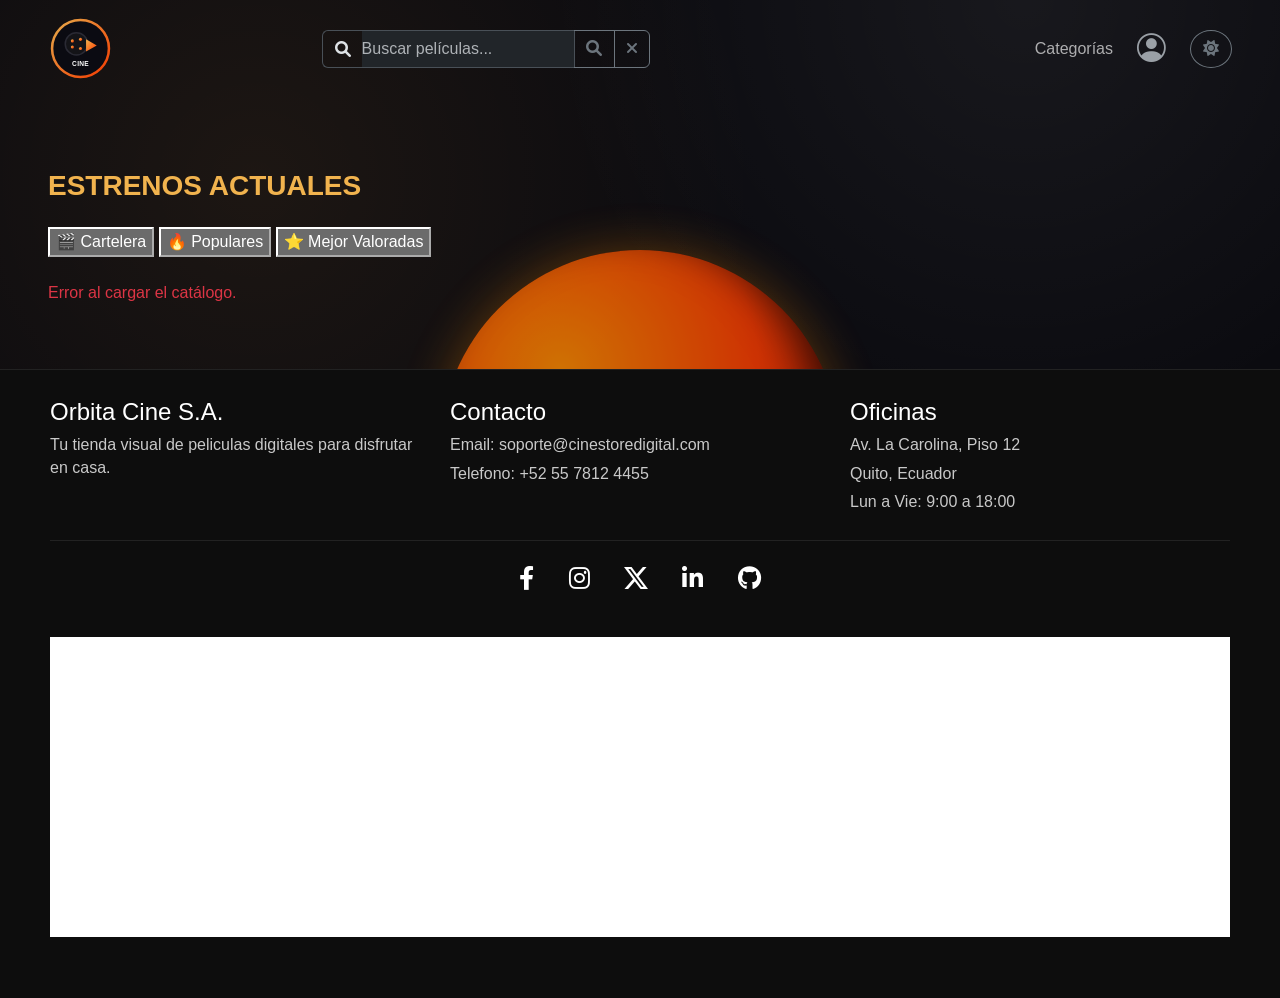
<file: docs/index.html>
<!DOCTYPE html>
<html lang="es" data-bs-theme="dark"> <head>
    <meta charset="UTF-8">
    <meta name="viewport" content="width=device-width, initial-scale=1.0">
    <title>CineStore - Películas Digitales</title>

    <link href="https://cdn.jsdelivr.net/npm/bootstrap@5.3.8/dist/css/bootstrap.min.css" rel="stylesheet" integrity="sha384-sRIl4kxILFvY47J16cr9ZwB07vP4J8+LH7qKQnuqkuIAvNWLzeN8tE5YBujZqJLB" crossorigin="anonymous">
    <link rel="stylesheet" href="https://cdn.jsdelivr.net/npm/bootstrap-icons@1.11.1/font/bootstrap-icons.css">
    <link rel="stylesheet" href="https://cdnjs.cloudflare.com/ajax/libs/font-awesome/6.0.0-beta3/css/all.min.css">
    <link rel="stylesheet" href="css/styles.css">
</head>
<body>
<div id="stars-container"></div>
<div class="planet"></div>
<nav class="navbar navbar-expand-lg custom-navbar py-3">
    <div class="container-fluid px-4 px-lg-5">
        <a class="navbar-brand d-flex align-items-center gap-2" href="index.html">
            <img src="img/logo-cinestore.svg" alt="CineStore" class="brand-logo">
        </a>

        <button class="navbar-toggler" type="button" data-bs-toggle="collapse" data-bs-target="#navbarContent" aria-controls="navbarContent" aria-expanded="false" aria-label="Toggle navigation">
            <span class="navbar-toggler-icon"></span>
        </button>

        <div class="collapse navbar-collapse" id="navbarContent">
            <form class="d-flex mx-auto search-form my-2 my-lg-0" role="search" id="search-form">
                <div class="input-group">
                    <span class="input-group-text bg-transparent border-end-0 search-icon"><i class="fas fa-search"></i></span>
                    <input class="form-control border-start-0 ps-0 search-input" type="search" placeholder="Buscar películas..." aria-label="Search" id="search-input">
                    <button class="btn btn-outline-secondary border-start-0" type="submit" aria-label="Buscar">
                        <i class="fas fa-search"></i>
                    </button>
                    <button class="btn btn-outline-secondary" type="button" id="search-clear" aria-label="Limpiar búsqueda">
                        <i class="fas fa-times"></i>
                    </button>
                </div>
            </form>

            <ul class="navbar-nav ms-auto mb-2 mb-lg-0 align-items-center gap-3">
                <li class="nav-item">
                    <button class="nav-link btn btn-link p-0 text-decoration-none" id="categories-toggle" aria-haspopup="dialog" aria-controls="categories-overlay">
                        Categorías
                    </button>
                </li>
                <li class="nav-item d-none" id="my-content-link"><a class="nav-link" href="pages/my_content.html">Mi Contenido</a></li>
                <li class="nav-item d-none" id="favorites-link"><a class="nav-link" href="pages/favorites.html">Favoritos</a></li>

                <li class="nav-item" id="login-link">
                    <a href="pages/login.html" class="nav-link" aria-label="Iniciar sesión">
                        <i class="bi bi-person-circle login-icon" role="button"></i>
                    </a>
                </li>
                 <li class="nav-item dropdown d-none" id="user-menu">
                    <a class="nav-link dropdown-toggle" href="#" id="userDropdown" role="button" data-bs-toggle="dropdown" aria-expanded="false">
                        <i class="bi bi-person-circle login-icon"></i>
                    </a>
                    <ul class="dropdown-menu dropdown-menu-end" aria-labelledby="userDropdown">
                        <li><a class="dropdown-item" href="#">Mi Perfil</a></li>
                        <li><hr class="dropdown-divider"></li>
                        <li><a class="dropdown-item" href="#" id="logout-button">Cerrar Sesión</a></li>
                    </ul>
                </li>
                <li class="nav-item">
                    <button id="theme-toggle" class="btn btn-outline-secondary rounded-circle theme-btn" aria-label="Cambiar tema">
                        <i class="fas fa-sun"></i>
                    </button>
                </li>
            </ul>
        </div>
    </div>
</nav>

<div id="categories-overlay" class="categories-overlay" aria-hidden="true">
    <div class="categories-panel">
        <div class="categories-panel-header">
            <div>
                <h5 class="mb-1">Explora por género</h5>
                <p class="mb-0">Selecciona una categoría para ver lo mejor del catálogo.</p>
            </div>
            <button class="btn btn-outline-light" id="categories-close" aria-label="Cerrar">
                <i class="bi bi-x-lg"></i>
            </button>
        </div>
        <div class="category-grid" id="categories-menu">
            <!-- Categories will be populated here by script.js -->
        </div>
    </div>
</div>

<main class="app-shell container-fluid px-4 px-lg-5 mt-4">

    <!-- Carousel for movies -->
    <section class="mb-5 position-relative rounded-4 overflow-hidden shadow-lg">
        <div id="mainMovieCarousel" class="carousel slide" data-bs-ride="carousel">
            <div class="carousel-indicators">
                <!-- Indicators will be populated by script.js -->
            </div>
            <div class="carousel-inner" id="carousel-inner-content">
                <!-- Carousel items will be populated by script.js -->
            </div>
            <button class="carousel-control-prev" type="button" data-bs-target="#mainMovieCarousel" data-bs-slide="prev">
                <span class="carousel-control-prev-icon" aria-hidden="true"></span>
                <span class="visually-hidden">Anterior</span>
            </button>
            <button class="carousel-control-next" type="button" data-bs-target="#mainMovieCarousel" data-bs-slide="next">
                <span class="carousel-control-next-icon" aria-hidden="true"></span>
                <span class="visually-hidden">Siguiente</span>
            </button>
        </div>
    </section>

    <section id="catalog-section" class="view-section">
        <h3 id="catalog-title" class="section-title fw-bold mb-4" style="color: var(--accent-color);">ESTRENOS ACTUALES</h3>

        <div id="catalog-tabs-container" class="catalog-tabs mb-4" role="tablist">
            <button class="catalog-tab active" type="button" data-tab="recent" role="tab">🎬 Cartelera</button>
            <button class="catalog-tab" type="button" data-tab="popular" role="tab">🔥 Populares</button>
            <button class="catalog-tab" type="button" data-tab="top" role="tab">⭐ Mejor Valoradas</button>
        </div>

        <section id="panel-recent" class="catalog-panel">
            <div class="row row-cols-2 row-cols-md-3 row-cols-lg-5 g-4" id="recent-catalog"></div>
        </section>

        <section id="panel-popular" class="catalog-panel hidden">
            <div class="row row-cols-2 row-cols-md-3 row-cols-lg-5 g-4" id="popular-catalog"></div>
        </section>

        <section id="panel-top" class="catalog-panel hidden">
            <div class="row row-cols-2 row-cols-md-3 row-cols-lg-5 g-4" id="top-catalog"></div>
        </section>

        <div id="search-results" class="row row-cols-2 row-cols-md-3 row-cols-lg-5 g-4 d-none"></div>
    </section>
</main>

<footer class="site-footer mt-5">
    <div class="footer-grid">
        <div>
            <h4>Orbita Cine S.A.</h4>
            <p>Tu tienda visual de peliculas digitales para disfrutar en casa.</p>
        </div>
        <div>
            <h4>Contacto</h4>
            <p>Email: soporte@cinestoredigital.com</p>
            <p>Telefono: +52 55 7812 4455</p>
        </div>
        <div>
            <h4>Oficinas</h4>
            <p>Av. La Carolina, Piso 12</p>
            <p>Quito, Ecuador</p>
            <p>Lun a Vie: 9:00 a 18:00</p>
        </div>
    </div>
    <div class="social-media">
        <a href="https://www.facebook.com" target="_blank" aria-label="Facebook"><i class="fab fa-facebook-f"></i></a>
        <a href="https://www.instagram.com" target="_blank" aria-label="Instagram"><i class="fab fa-instagram"></i></a>
        <a href="https://x.com" target="_blank" aria-label="X"><i class="bi bi-twitter-x"></i></a>
        <a href="https://www.linkedin.com" target="_blank" aria-label="LinkedIn"><i class="fab fa-linkedin-in"></i></a>
        <a href="https://www.github.com" target="_blank" aria-label="GitHub"><i class="fab fa-github"></i></a>
    </div>
    <div class="map-container">
        <iframe src="https://www.google.com/maps/embed?pb=!1m18!1m12!1m3!1d3989.817284889395!2d-78.4897896852463!3d-0.18659999999999998!2m3!1f0!2f0!3f0!3m2!1i1024!2i768!4f13.1!3m3!1m2!1s0x91d59a6a3b5e3b5f%3A0x3b5e3b5f3b5e3b5f!2sAv.%20de%20la%20Carolina%2C%20Quito!5e0!3m2!1ses!2sec!4v1622607335911!5m2!1ses!2sec" width="100%" height="300" style="border:0;" allowfullscreen="" loading="lazy"></iframe>
    </div>
</footer>

<script src="https://cdn.jsdelivr.net/npm/bootstrap@5.3.8/dist/js/bootstrap.bundle.min.js" integrity="sha384-FKyoEForCGlyvwx9Hj09JcYn3nv7wiPVlz7YYwJrWVcXK/BmnVDxM+D2scQbITxI" crossorigin="anonymous"></script>
<script src="js/script.js"></script>
</body>
</html>
</file>
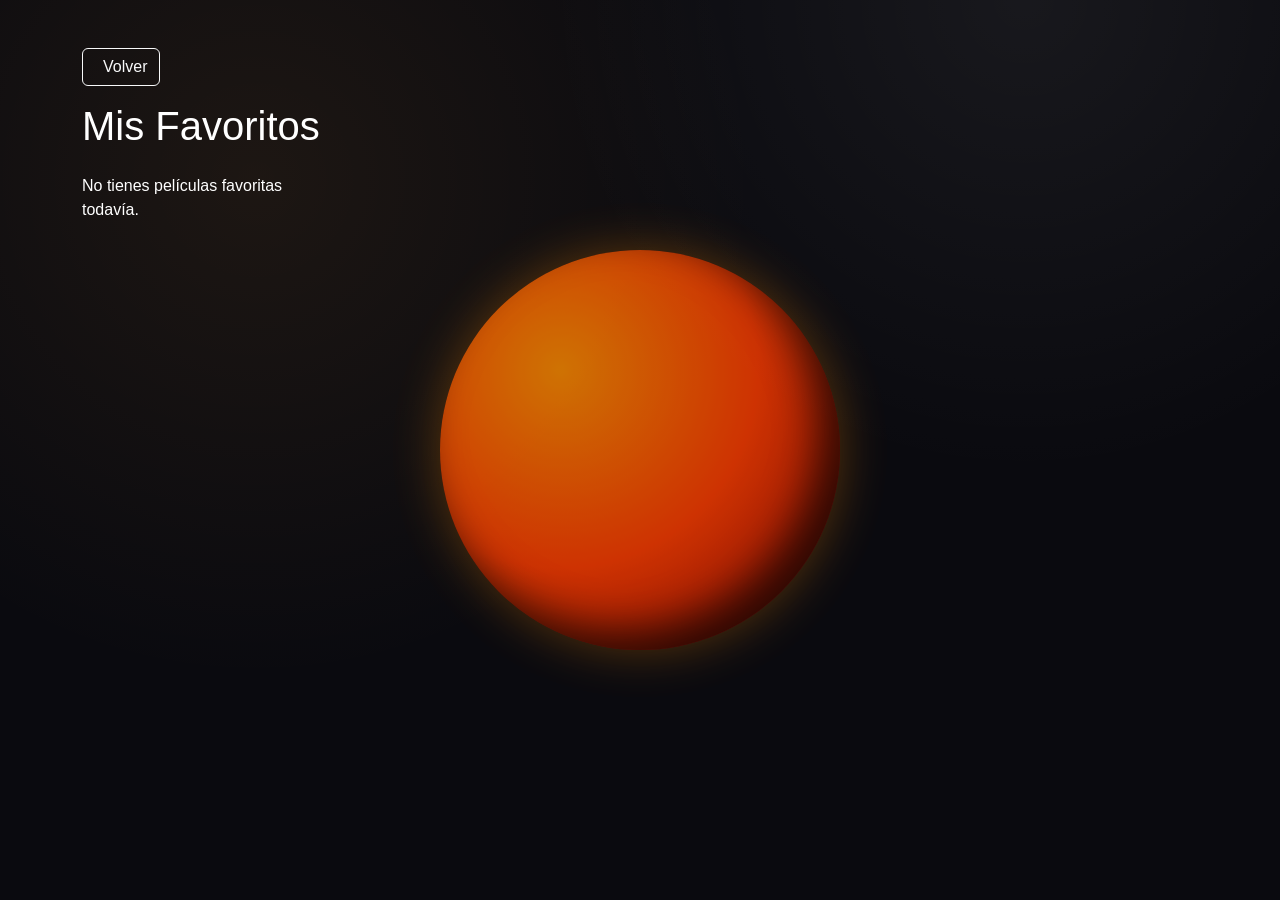
<file: docs/pages/favorites.html>
<!DOCTYPE html>
<html lang="es" data-bs-theme="dark">
<head>
    <meta charset="UTF-8">
    <meta name="viewport" content="width=device-width, initial-scale=1.0">
    <title>CineStore - Mis Favoritos</title>
    <link href="https://cdn.jsdelivr.net/npm/bootstrap@5.3.8/dist/css/bootstrap.min.css" rel="stylesheet">
    <link rel="stylesheet" href="../css/styles.css">
</head>
<body>
    <div id="stars-container"></div>
    <div class="planet"></div>
    <div class="container py-5">
        <div class="d-flex justify-content-start mb-3">
            <button class="btn btn-outline-light" data-action="go-back" data-fallback="../index.html">
                <i class="bi bi-arrow-left me-2"></i>Volver
            </button>
        </div>
        <h1 class="mb-4">Mis Favoritos</h1>
        <div id="favorites-grid" class="row row-cols-2 row-cols-md-3 row-cols-lg-5 g-4"></div>
    </div>
    <script src="../js/script.js"></script>
    <script>
        document.addEventListener('DOMContentLoaded', () => {
            const favorites = JSON.parse(localStorage.getItem('favorites')) || [];
            const grid = document.getElementById('favorites-grid');
            if (grid) {
                if (favorites.length === 0) {
                    grid.innerHTML = '<p>No tienes películas favoritas todavía.</p>';
                    return;
                }

                favorites.forEach(movie => {
                    const col = document.createElement('div');
                    col.className = 'col';
                    const posterSrc = movie.posterPath ? `${IMG_URL}${movie.posterPath}` : FALLBACK_POSTER_URL;
                    col.innerHTML = `
                        <div class="movie-card h-100 d-flex flex-column" style="cursor: pointer;" onclick="openMovieDetail(${movie.id})">
                            <img src="${posterSrc}" alt="${movie.title}" onerror="this.onerror=null;this.src='${FALLBACK_POSTER_URL}'">
                            <div class="movie-info d-flex flex-column flex-grow-1">
                                <h3 class="movie-title">${movie.title}</h3>
                            </div>
                        </div>
                    `;
                    grid.appendChild(col);
                });
            }
        });
    </script>
</body>
</html>
</file>
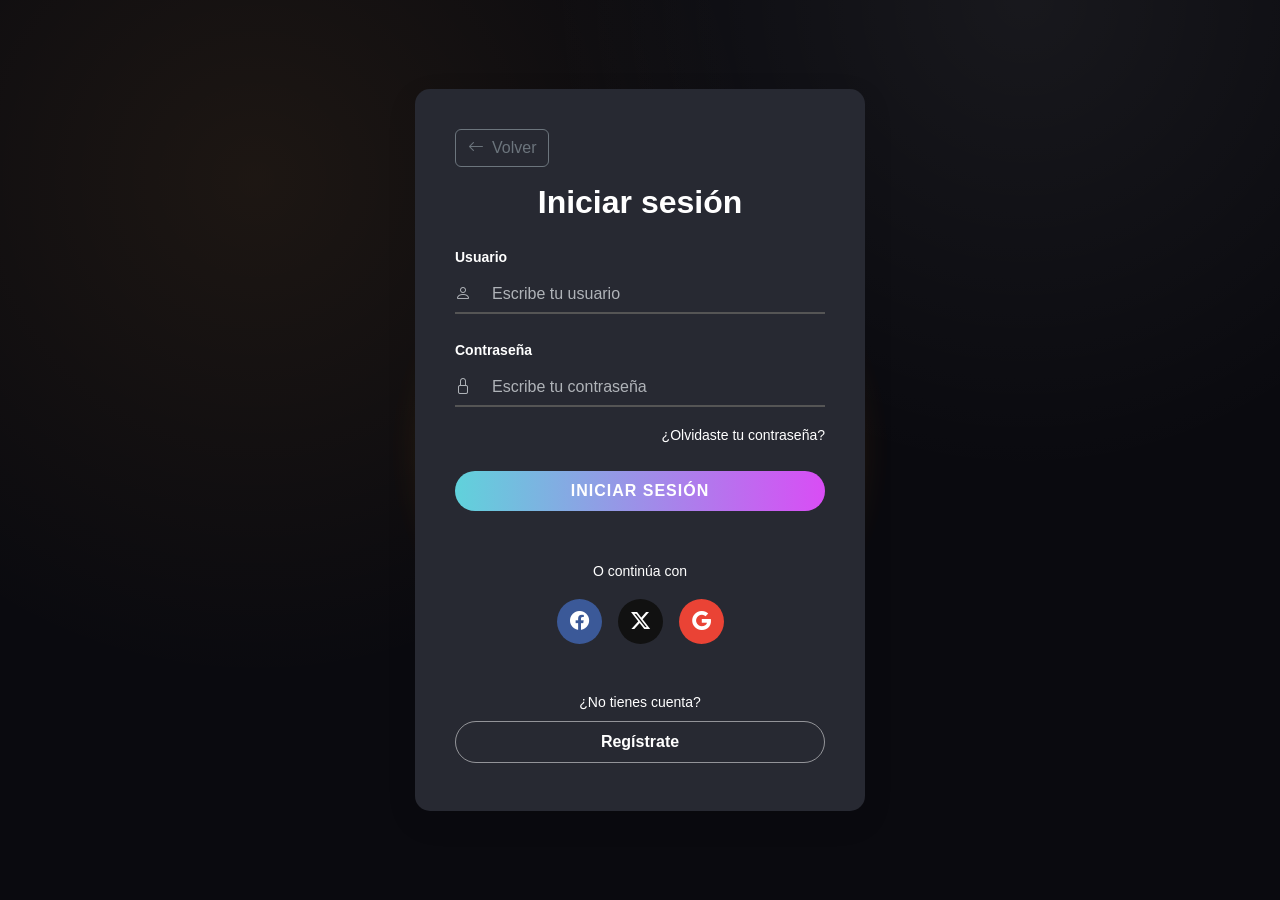
<file: docs/pages/login.html>
<!DOCTYPE html>
<html lang="es" data-bs-theme="dark">
<head>
    <meta charset="UTF-8">
    <meta name="viewport" content="width=device-width, initial-scale=1.0">
    <title>CineStore - Iniciar Sesión</title>
    <link href="https://cdn.jsdelivr.net/npm/bootstrap@5.3.8/dist/css/bootstrap.min.css" rel="stylesheet">
    <link rel="stylesheet" href="https://cdn.jsdelivr.net/npm/bootstrap-icons@1.11.1/font/bootstrap-icons.css">
    <link rel="stylesheet" href="../css/styles.css">
</head>
<body>
<div id="stars-container"></div>
<div class="planet"></div>
<div class="container d-flex justify-content-center align-items-center vh-100">
    <div class="card custom-modal p-4" style="max-width: 450px; width: 100%;">
        <div class="card-body">
            <div class="d-flex justify-content-start mb-3">
                <button class="btn btn-outline-secondary" data-action="go-back" data-fallback="../index.html">
                    <i class="bi bi-arrow-left me-2"></i>Volver
                </button>
            </div>
            <div class="text-center mb-4">
                <h2 class="fw-bold text-dark">Iniciar sesión</h2>
            </div>
            <form id="login-form" action="#" method="POST">
                <div class="mb-4">
                    <label for="username" class="form-label text-muted small fw-bold">Usuario</label>
                    <div class="input-group">
                        <span class="input-group-text bg-transparent"><i class="bi bi-person text-muted"></i></span>
                        <input type="text" class="form-control" id="username" name="username" placeholder="Escribe tu usuario" autocomplete="username" required>
                    </div>
                </div>
                <div class="mb-3">
                    <label for="password" class="form-label text-muted small fw-bold">Contraseña</label>
                    <div class="input-group">
                        <span class="input-group-text bg-transparent"><i class="bi bi-lock text-muted"></i></span>
                        <input type="password" class="form-control" id="password" name="password" placeholder="Escribe tu contraseña" autocomplete="current-password" required>
                    </div>
                </div>
                <div class="text-end mb-4">
                    <a href="#" class="text-muted small text-decoration-none">¿Olvidaste tu contraseña?</a>
                </div>
                <div class="d-grid mb-5">
                    <button type="submit" class="btn btn-login text-white rounded-pill py-2">INICIAR SESIÓN</button>
                </div>
                <div class="text-center mb-3">
                    <span class="text-muted small">O continúa con</span>
                </div>
                <div class="d-flex justify-content-center gap-3 mb-5">
                    <a href="#" class="btn btn-social btn-facebook text-white rounded-circle"><i class="bi bi-facebook"></i></a>
                    <a href="#" class="btn btn-social btn-x text-white rounded-circle" aria-label="Continuar con X"><i class="bi bi-twitter-x"></i></a>
                    <a href="#" class="btn btn-social btn-google text-white rounded-circle"><i class="bi bi-google"></i></a>
                </div>
                <div class="text-center mt-4 mb-2">
                    <span class="text-muted small d-block mb-1">¿No tienes cuenta?</span>
                    <a href="registro.html" class="btn border-secondary rounded-pill px-4 py-2 mt-2 w-100 fw-bold d-block text-decoration-none text-center d-flex justify-content-center align-items-center" style="border: 1px solid rgba(255, 255, 255, 0.5) !important;">Regístrate</a>
                </div>
            </form>
        </div>
    </div>
</div>
<script src="https://cdn.jsdelivr.net/npm/bootstrap@5.3.8/dist/js/bootstrap.bundle.min.js"></script>
<script src="../js/script.js"></script>
</body>
</html>
</file>
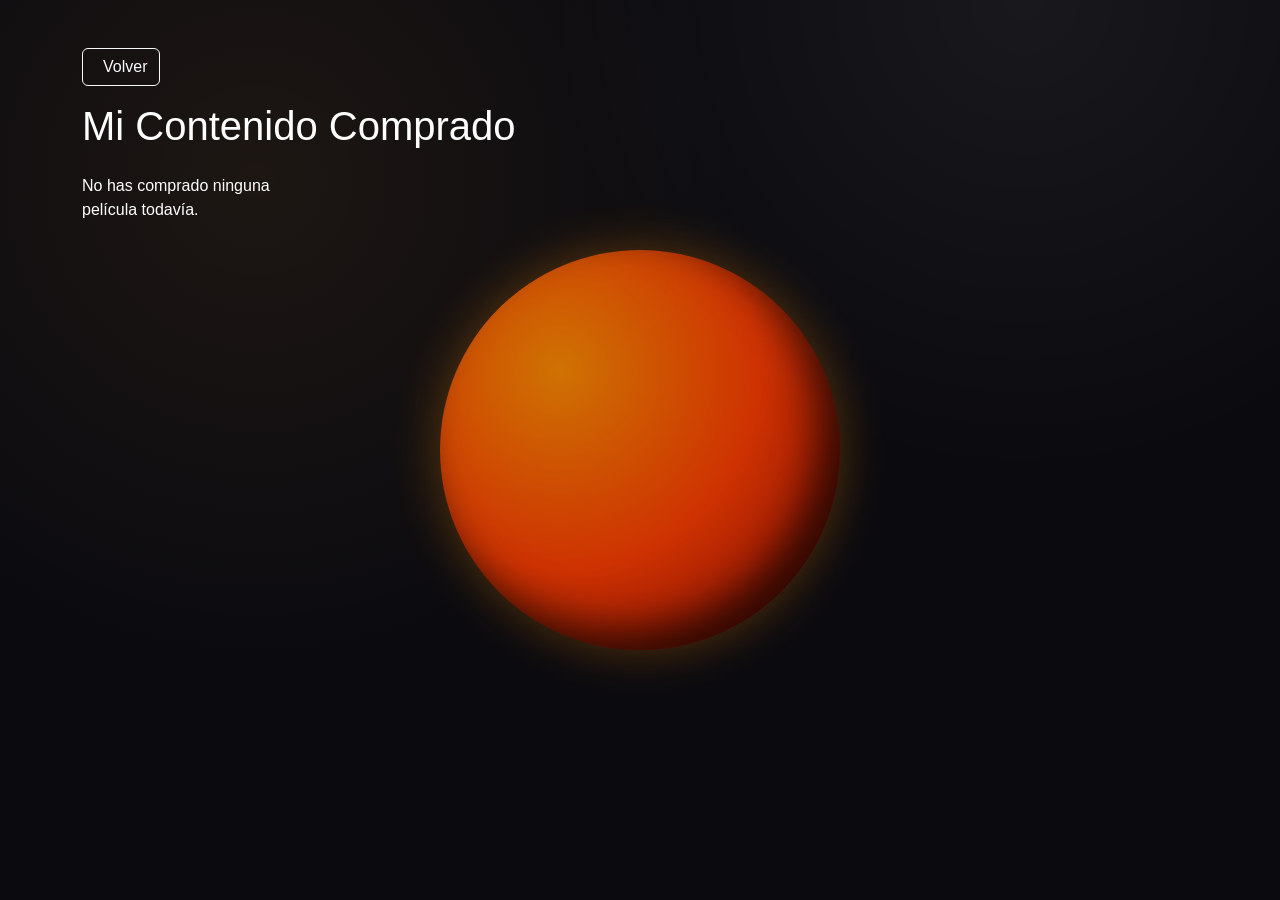
<file: docs/pages/my_content.html>
<!DOCTYPE html>
<html lang="es" data-bs-theme="dark">
<head>
    <meta charset="UTF-8">
    <meta name="viewport" content="width=device-width, initial-scale=1.0">
    <title>CineStore - Mi Contenido</title>
    <link href="https://cdn.jsdelivr.net/npm/bootstrap@5.3.8/dist/css/bootstrap.min.css" rel="stylesheet">
    <link rel="stylesheet" href="../css/styles.css">
</head>
<body>
    <div id="stars-container"></div>
    <div class="planet"></div>
    <div class="container py-5">
        <div class="d-flex justify-content-start mb-3">
            <button class="btn btn-outline-light" data-action="go-back" data-fallback="../index.html">
                <i class="bi bi-arrow-left me-2"></i>Volver
            </button>
        </div>
        <h1 class="mb-4">Mi Contenido Comprado</h1>
        <div id="purchased-grid" class="row row-cols-2 row-cols-md-3 row-cols-lg-5 g-4"></div>
    </div>
    <script src="../js/script.js"></script>
    <script>
        document.addEventListener('DOMContentLoaded', () => {
            const purchased = JSON.parse(localStorage.getItem('purchased')) || [];
            const grid = document.getElementById('purchased-grid');
            if (grid) {
                if (purchased.length === 0) {
                    grid.innerHTML = '<p>No has comprado ninguna película todavía.</p>';
                    return;
                }

                purchased.forEach(movie => {
                    const col = document.createElement('div');
                    col.className = 'col';
                    const posterSrc = movie.posterPath ? `${IMG_URL}${movie.posterPath}` : FALLBACK_POSTER_URL;
                    col.innerHTML = `
                        <div class="movie-card h-100 d-flex flex-column" style="cursor: pointer;" onclick="openMovieDetail(${movie.id})">
                            <img src="${posterSrc}" alt="${movie.title}" onerror="this.onerror=null;this.src='${FALLBACK_POSTER_URL}'">
                            <div class="movie-info d-flex flex-column flex-grow-1">
                                <h3 class="movie-title">${movie.title}</h3>
                            </div>
                        </div>
                    `;
                    grid.appendChild(col);
                });
            }
        });
    </script>
</body>
</html>
</file>
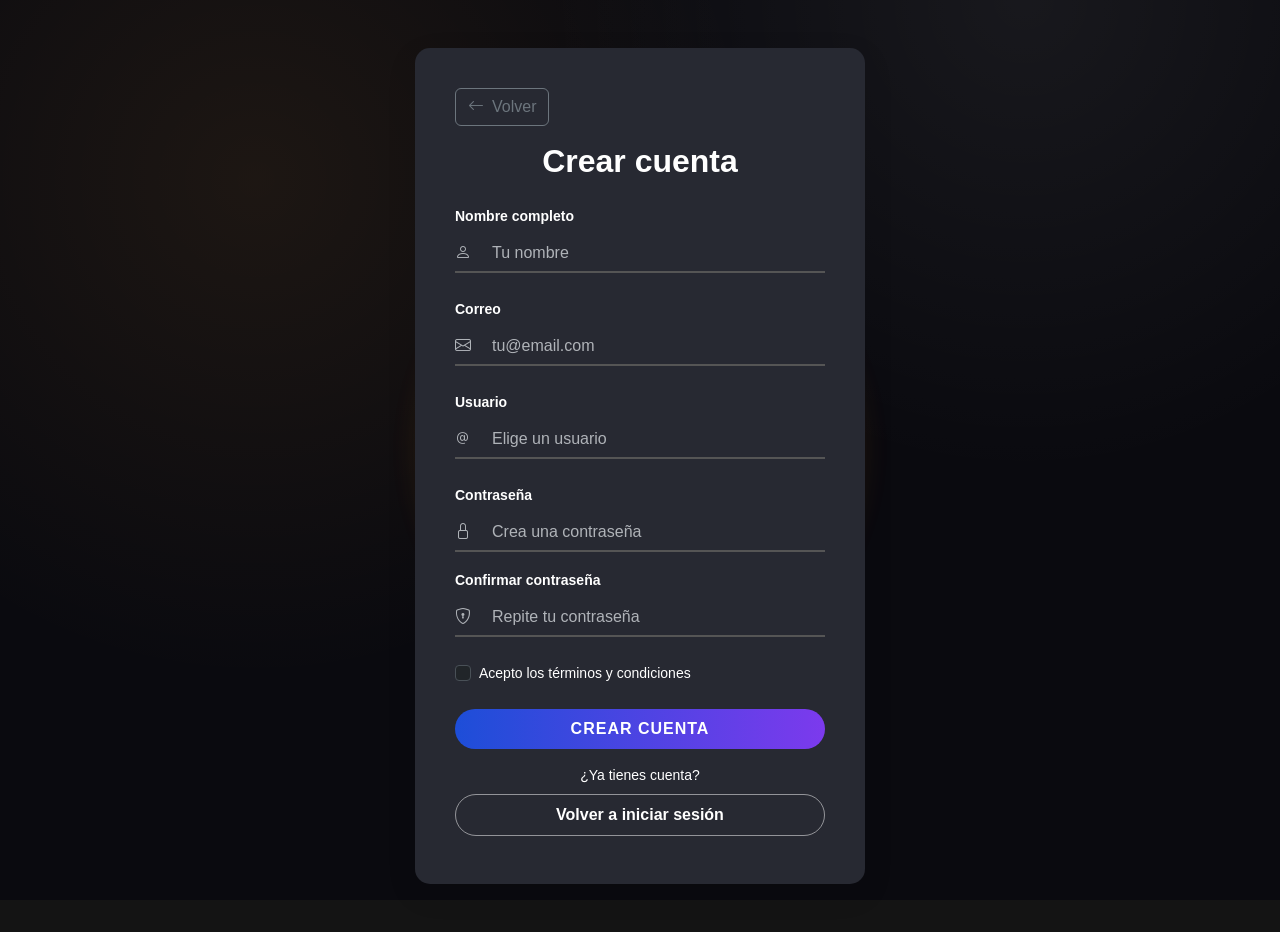
<file: docs/pages/registro.html>
<!DOCTYPE html>
<html lang="es" data-bs-theme="dark">
<head>
    <meta charset="UTF-8">
    <meta name="viewport" content="width=device-width, initial-scale=1.0">
    <title>CineStore - Crear cuenta</title>
    <link href="https://cdn.jsdelivr.net/npm/bootstrap@5.3.8/dist/css/bootstrap.min.css" rel="stylesheet">
    <link rel="stylesheet" href="https://cdn.jsdelivr.net/npm/bootstrap-icons@1.11.1/font/bootstrap-icons.css">
    <link rel="stylesheet" href="../css/styles.css">
</head>
<body>
<div id="stars-container"></div>
<div class="planet"></div>
<div class="container d-flex justify-content-center align-items-center min-vh-100 py-5">
    <div class="card custom-modal p-4" style="max-width: 450px; width: 100%;">
        <div class="card-body">
            <div class="d-flex justify-content-start mb-3">
                <button class="btn btn-outline-secondary" data-action="go-back" data-fallback="../index.html">
                    <i class="bi bi-arrow-left me-2"></i>Volver
                </button>
            </div>
            <div class="text-center mb-4">
                <h2 class="fw-bold text-dark">Crear cuenta</h2>
            </div>
            <form id="signup-form" action="#" method="POST" novalidate>
                <div class="mb-4">
                    <label for="signupName" class="form-label text-muted small fw-bold">Nombre completo</label>
                    <div class="input-group has-validation">
                        <span class="input-group-text bg-transparent"><i class="bi bi-person text-muted"></i></span>
                        <input type="text" class="form-control" id="signupName" name="name" placeholder="Tu nombre" autocomplete="name" required>
                        <div class="invalid-feedback">Ingresa tu nombre.</div>
                    </div>
                </div>
                <div class="mb-4">
                    <label for="signupEmail" class="form-label text-muted small fw-bold">Correo</label>
                    <div class="input-group has-validation">
                        <span class="input-group-text bg-transparent"><i class="bi bi-envelope text-muted"></i></span>
                        <input type="email" class="form-control" id="signupEmail" name="email" placeholder="tu@email.com" autocomplete="email" required>
                        <div class="invalid-feedback">Ingresa un correo válido.</div>
                    </div>
                </div>
                <div class="mb-4">
                    <label for="signupUsername" class="form-label text-muted small fw-bold">Usuario</label>
                    <div class="input-group has-validation">
                        <span class="input-group-text bg-transparent"><i class="bi bi-at text-muted"></i></span>
                        <input type="text" class="form-control" id="signupUsername" name="username" placeholder="Elige un usuario" autocomplete="username" required>
                        <div class="invalid-feedback">El usuario es obligatorio.</div>
                    </div>
                </div>
                <div class="mb-3">
                    <label for="signupPassword" class="form-label text-muted small fw-bold">Contraseña</label>
                    <div class="input-group has-validation">
                        <span class="input-group-text bg-transparent"><i class="bi bi-lock text-muted"></i></span>
                        <input type="password" class="form-control" id="signupPassword" name="password" placeholder="Crea una contraseña" autocomplete="new-password" minlength="6" required>
                        <div class="invalid-feedback">La contraseña debe tener al menos 6 caracteres.</div>
                    </div>
                </div>
                <div class="mb-4">
                    <label for="signupPasswordConfirm" class="form-label text-muted small fw-bold">Confirmar contraseña</label>
                    <div class="input-group has-validation">
                        <span class="input-group-text bg-transparent"><i class="bi bi-shield-lock text-muted"></i></span>
                        <input type="password" class="form-control" id="signupPasswordConfirm" name="passwordConfirm" placeholder="Repite tu contraseña" autocomplete="new-password" minlength="6" required>
                        <div class="invalid-feedback">Las contraseñas no coinciden.</div>
                    </div>
                </div>
                <div class="form-check mb-4">
                    <input class="form-check-input" type="checkbox" value="1" id="signupTerms" required>
                    <label class="form-check-label text-muted small" for="signupTerms">
                        Acepto los términos y condiciones
                    </label>
                    <div class="invalid-feedback">Debes aceptar los términos para continuar.</div>
                </div>
                <div class="d-grid mb-3">
                    <button type="submit" class="btn btn-signup text-white rounded-pill py-2">CREAR CUENTA</button>
                </div>
                <div id="signupSuccess" class="alert alert-success py-2 small d-none" role="alert">
                    Cuenta creada (demo). Redirigiendo a Iniciar sesión...
                </div>
                <div class="text-center mt-3 mb-2">
                    <span class="text-muted small d-block mb-1">¿Ya tienes cuenta?</span>
                    <a href="login.html" class="btn border-secondary rounded-pill px-4 py-2 mt-2 w-100 fw-bold d-block text-decoration-none text-center d-flex justify-content-center align-items-center" style="border: 1px solid rgba(255, 255, 255, 0.5) !important;">Volver a iniciar sesión</a>
                </div>
            </form>
        </div>
    </div>
</div>
<script src="https://cdn.jsdelivr.net/npm/bootstrap@5.3.8/dist/js/bootstrap.bundle.min.js"></script>
<script src="../js/script.js"></script>
</body>
</html>
</file>
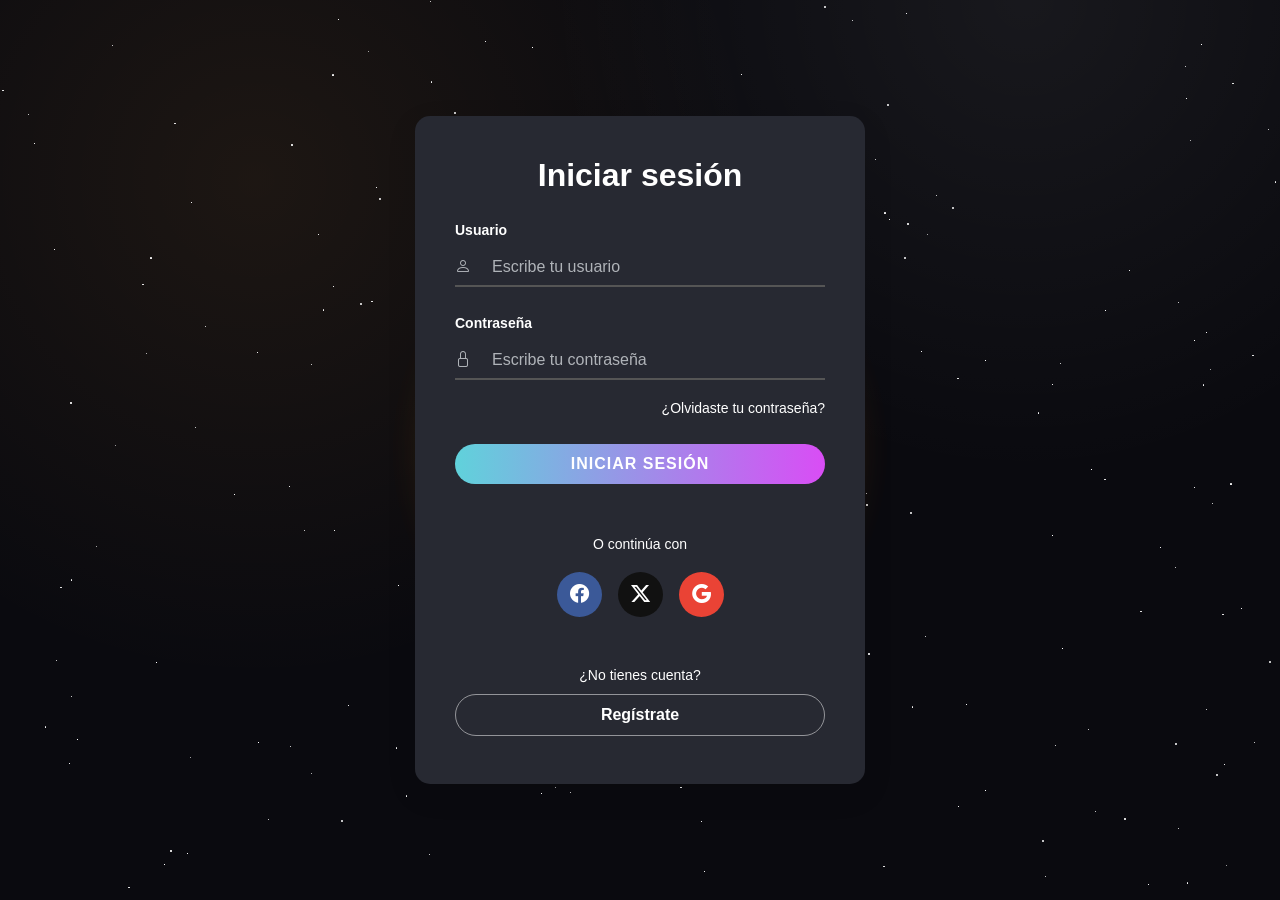
<file: src/webapp/pages/login.html>
<!DOCTYPE html>
<html lang="es" data-bs-theme="dark">
<head>
    <meta charset="UTF-8">
    <meta name="viewport" content="width=device-width, initial-scale=1.0">
    <title>CineStore - Iniciar Sesión</title>
    <link href="https://cdn.jsdelivr.net/npm/bootstrap@5.3.8/dist/css/bootstrap.min.css" rel="stylesheet">
    <link rel="stylesheet" href="https://cdn.jsdelivr.net/npm/bootstrap-icons@1.11.1/font/bootstrap-icons.css">
    <link rel="stylesheet" href="../css/styles.css">
</head>
<body>
<div id="stars-container"></div>
<div class="planet"></div>
<div class="container d-flex justify-content-center align-items-center vh-100">
    <div class="card custom-modal p-4" style="max-width: 450px; width: 100%;">
        <div class="card-body">
            <div class="text-center mb-4">
                <h2 class="fw-bold text-dark">Iniciar sesión</h2>
            </div>
            <form id="login-form" action="#" method="POST">
                <div class="mb-4">
                    <label for="username" class="form-label text-muted small fw-bold">Usuario</label>
                    <div class="input-group">
                        <span class="input-group-text bg-transparent"><i class="bi bi-person text-muted"></i></span>
                        <input type="text" class="form-control" id="username" name="username" placeholder="Escribe tu usuario" autocomplete="username" required>
                    </div>
                </div>
                <div class="mb-3">
                    <label for="password" class="form-label text-muted small fw-bold">Contraseña</label>
                    <div class="input-group">
                        <span class="input-group-text bg-transparent"><i class="bi bi-lock text-muted"></i></span>
                        <input type="password" class="form-control" id="password" name="password" placeholder="Escribe tu contraseña" autocomplete="current-password" required>
                    </div>
                </div>
                <div class="text-end mb-4">
                    <a href="#" class="text-muted small text-decoration-none">¿Olvidaste tu contraseña?</a>
                </div>
                <div class="d-grid mb-5">
                    <button type="submit" class="btn btn-login text-white rounded-pill py-2">INICIAR SESIÓN</button>
                </div>
                <div class="text-center mb-3">
                    <span class="text-muted small">O continúa con</span>
                </div>
                <div class="d-flex justify-content-center gap-3 mb-5">
                    <a href="#" class="btn btn-social btn-facebook text-white rounded-circle"><i class="bi bi-facebook"></i></a>
                    <a href="#" class="btn btn-social btn-x text-white rounded-circle" aria-label="Continuar con X"><i class="bi bi-twitter-x"></i></a>
                    <a href="#" class="btn btn-social btn-google text-white rounded-circle"><i class="bi bi-google"></i></a>
                </div>
                <div class="text-center mt-4 mb-2">
                    <span class="text-muted small d-block mb-1">¿No tienes cuenta?</span>
                    <a href="registro.html" class="btn border-secondary rounded-pill px-4 py-2 mt-2 w-100 fw-bold d-block text-decoration-none text-center d-flex justify-content-center align-items-center" style="border: 1px solid rgba(255, 255, 255, 0.5) !important;">Regístrate</a>
                </div>
            </form>
        </div>
    </div>
</div>
<script src="https://cdn.jsdelivr.net/npm/bootstrap@5.3.8/dist/js/bootstrap.bundle.min.js"></script>
<script src="../js/script.js"></script>
</body>
</html>
</file>
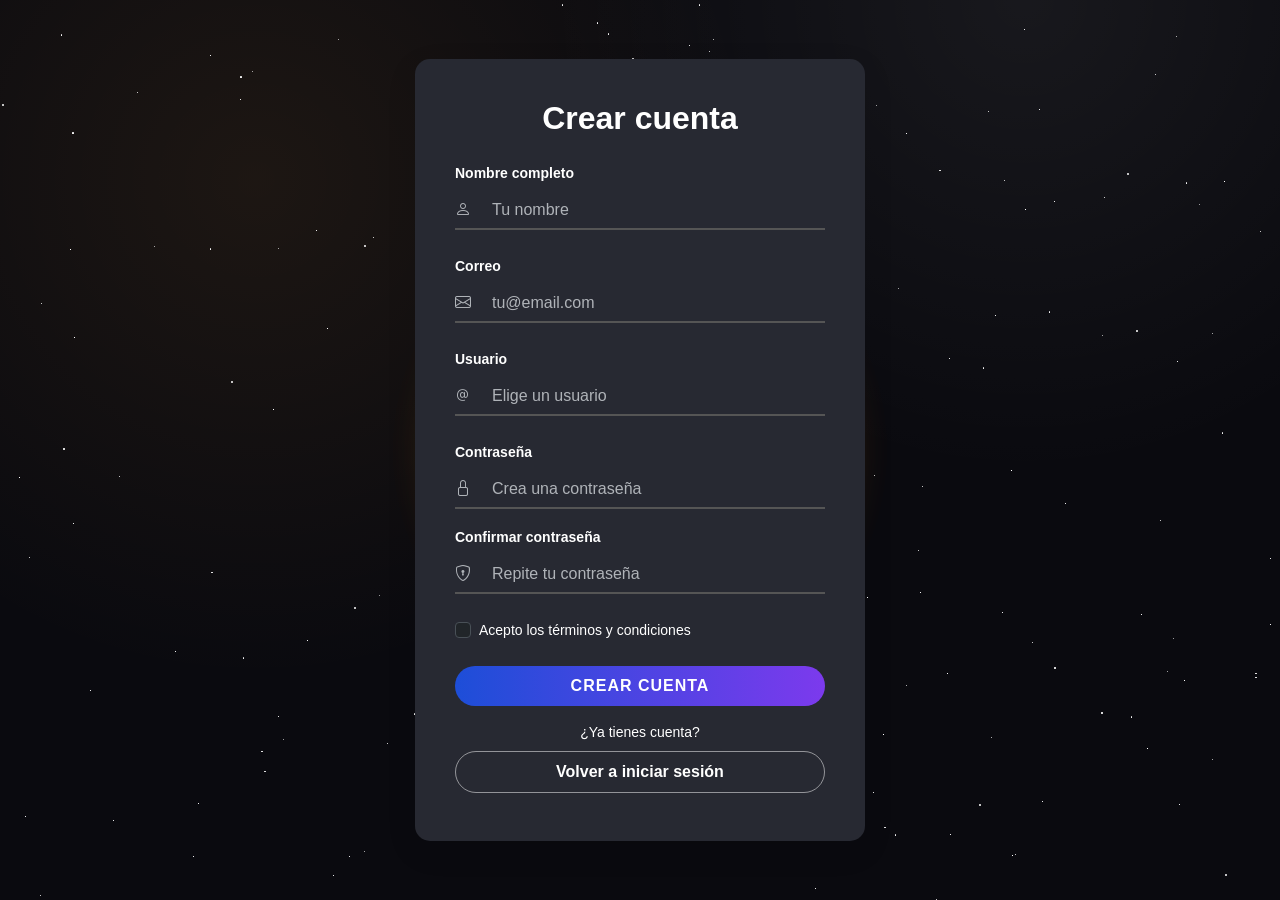
<file: src/webapp/pages/registro.html>
<!DOCTYPE html>
<html lang="es" data-bs-theme="dark">
<head>
    <meta charset="UTF-8">
    <meta name="viewport" content="width=device-width, initial-scale=1.0">
    <title>CineStore - Crear cuenta</title>
    <link href="https://cdn.jsdelivr.net/npm/bootstrap@5.3.8/dist/css/bootstrap.min.css" rel="stylesheet">
    <link rel="stylesheet" href="https://cdn.jsdelivr.net/npm/bootstrap-icons@1.11.1/font/bootstrap-icons.css">
    <link rel="stylesheet" href="../css/styles.css">
</head>
<body>
<div id="stars-container"></div>
<div class="planet"></div>
<div class="container d-flex justify-content-center align-items-center min-vh-100 py-5">
    <div class="card custom-modal p-4" style="max-width: 450px; width: 100%;">
        <div class="card-body">
            <div class="text-center mb-4">
                <h2 class="fw-bold text-dark">Crear cuenta</h2>
            </div>
            <form id="signup-form" action="#" method="POST" novalidate>
                <div class="mb-4">
                    <label for="signupName" class="form-label text-muted small fw-bold">Nombre completo</label>
                    <div class="input-group has-validation">
                        <span class="input-group-text bg-transparent"><i class="bi bi-person text-muted"></i></span>
                        <input type="text" class="form-control" id="signupName" name="name" placeholder="Tu nombre" autocomplete="name" required>
                        <div class="invalid-feedback">Ingresa tu nombre.</div>
                    </div>
                </div>
                <div class="mb-4">
                    <label for="signupEmail" class="form-label text-muted small fw-bold">Correo</label>
                    <div class="input-group has-validation">
                        <span class="input-group-text bg-transparent"><i class="bi bi-envelope text-muted"></i></span>
                        <input type="email" class="form-control" id="signupEmail" name="email" placeholder="tu@email.com" autocomplete="email" required>
                        <div class="invalid-feedback">Ingresa un correo válido.</div>
                    </div>
                </div>
                <div class="mb-4">
                    <label for="signupUsername" class="form-label text-muted small fw-bold">Usuario</label>
                    <div class="input-group has-validation">
                        <span class="input-group-text bg-transparent"><i class="bi bi-at text-muted"></i></span>
                        <input type="text" class="form-control" id="signupUsername" name="username" placeholder="Elige un usuario" autocomplete="username" required>
                        <div class="invalid-feedback">El usuario es obligatorio.</div>
                    </div>
                </div>
                <div class="mb-3">
                    <label for="signupPassword" class="form-label text-muted small fw-bold">Contraseña</label>
                    <div class="input-group has-validation">
                        <span class="input-group-text bg-transparent"><i class="bi bi-lock text-muted"></i></span>
                        <input type="password" class="form-control" id="signupPassword" name="password" placeholder="Crea una contraseña" autocomplete="new-password" minlength="6" required>
                        <div class="invalid-feedback">La contraseña debe tener al menos 6 caracteres.</div>
                    </div>
                </div>
                <div class="mb-4">
                    <label for="signupPasswordConfirm" class="form-label text-muted small fw-bold">Confirmar contraseña</label>
                    <div class="input-group has-validation">
                        <span class="input-group-text bg-transparent"><i class="bi bi-shield-lock text-muted"></i></span>
                        <input type="password" class="form-control" id="signupPasswordConfirm" name="passwordConfirm" placeholder="Repite tu contraseña" autocomplete="new-password" minlength="6" required>
                        <div class="invalid-feedback">Las contraseñas no coinciden.</div>
                    </div>
                </div>
                <div class="form-check mb-4">
                    <input class="form-check-input" type="checkbox" value="1" id="signupTerms" required>
                    <label class="form-check-label text-muted small" for="signupTerms">
                        Acepto los términos y condiciones
                    </label>
                    <div class="invalid-feedback">Debes aceptar los términos para continuar.</div>
                </div>
                <div class="d-grid mb-3">
                    <button type="submit" class="btn btn-signup text-white rounded-pill py-2">CREAR CUENTA</button>
                </div>
                <div id="signupSuccess" class="alert alert-success py-2 small d-none" role="alert">
                    Cuenta creada (demo). Redirigiendo a Iniciar sesión...
                </div>
                <div class="text-center mt-3 mb-2">
                    <span class="text-muted small d-block mb-1">¿Ya tienes cuenta?</span>
                    <a href="login.html" class="btn border-secondary rounded-pill px-4 py-2 mt-2 w-100 fw-bold d-block text-decoration-none text-center d-flex justify-content-center align-items-center" style="border: 1px solid rgba(255, 255, 255, 0.5) !important;">Volver a iniciar sesión</a>
                </div>
            </form>
        </div>
    </div>
</div>
<script src="https://cdn.jsdelivr.net/npm/bootstrap@5.3.8/dist/js/bootstrap.bundle.min.js"></script>
<script src="../js/script.js"></script>
</body>
</html>
</file>
<file: docs/css/styles.css>
/* Variables para mantener los colores consistentes y soportar Bootstrap 5 theming */
:root {
    --bg-color: #141414; /* Fondo principal oscuro */
    --card-bg: #272932; /* Fondo de tarjetas, un gris oscuro */
    --text-color: #ffffff;
    --accent-color: #f1b34e; /* Tono naranja/dorado del mockup */
    --accent-hover: #d69837;
    --nav-bg: #141418; /* Fondo de navegación oscuro */
    --login-icon-color: #9aa0a6; /* Gris para el icono de login */
}

/* Variables para el modo claro */
[data-bs-theme="light"] {
    --bg-color: #f4f5f7; /* Fondo principal claro */
    --card-bg: #ffffff; /* Fondo de tarjetas blanco */
    --text-color: #212529; /* Color de texto oscuro para contraste */
    --nav-bg: #ffffff; /* Fondo de navegación blanco */
    --login-icon-color: #6c757d; /* Gris Bootstrap en modo claro */
}

body {
    margin: 0;
    font-family: 'Segoe UI', Tahoma, Geneva, Verdana, sans-serif;
    background-color: var(--bg-color);
    color: var(--text-color);
    transition: background-color 0.3s ease, color 0.3s ease; /* Transición suave para el cambio de tema */
}

/* Planet Background */
.planet {
    position: fixed;
    top: 50%;
    left: 50%;
    transform: translate(-50%, -50%);
    width: 400px;
    height: 400px;
    border-radius: 50%;
    background: radial-gradient(circle at 30% 30%, #ff8c00, #ff3d00, #8b0000);
    box-shadow: inset -20px -20px 40px rgba(0, 0, 0, 0.7),
                0 0 50px rgba(255, 140, 0, 0.4);
    z-index: -1;
    opacity: 0.8;
}

[data-bs-theme="light"] .planet {
    opacity: 0.2; /* Lighter in light mode so it doesn't overpower text */
    box-shadow: inset -20px -20px 40px rgba(0, 0, 0, 0.2),
                0 0 50px rgba(255, 140, 0, 0.1);
}

/* Stars Background */
#stars-container {
    position: fixed;
    top: 0;
    left: 0;
    width: 100%;
    height: 100%;
    z-index: -2;
    background: radial-gradient(circle at 20% 20%, rgba(255, 170, 64, 0.08), transparent 40%),
                radial-gradient(circle at 80% 0%, rgba(255, 255, 255, 0.06), transparent 35%),
                #0a0a0f;
    overflow: hidden;
}

[data-bs-theme="light"] #stars-container {
    background: radial-gradient(circle at 20% 20%, rgba(255, 170, 64, 0.18), transparent 45%),
                radial-gradient(circle at 80% 0%, rgba(0, 0, 0, 0.08), transparent 40%),
                #e7e9ef;
}

.star {
    position: absolute;
    background: #fff;
    border-radius: 50%;
    animation: move linear infinite;
}

[data-bs-theme="light"] .star {
    background: #555; /* Darker stars in light mode */
}

@keyframes move {
    from {transform: translateY(0px);}
    to {transform: translateY(-2000px);}
}

/* Navbar overrides */
.navbar-brand {
    color: var(--accent-color) !important;
    font-weight: bold;
    font-size: 2.2rem !important; /* Increased font size */
    text-decoration: none;
    border: none !important;
    padding: 0 !important;
    display: inline-flex;
    align-items: center;
    gap: 15px; /* Increased gap */
}

/* Icono de login en navbar */
.login-icon {
    cursor: pointer;
    font-size: 1.8rem;
    color: var(--login-icon-color);
    transition: opacity 0.2s ease;
}

.login-icon:hover {
    opacity: 0.85;
}

.navbar-brand .brand-logo {
    width: 65px !important; /* Increased logo size */
    height: 65px !important;
    object-fit: contain;
    display: block;
}


/* Estilos para las tarjetas de películas estilo mockup */
.movie-card {
    background-color: var(--card-bg);
    border-radius: 12px;
    overflow: hidden;
    height: 100%;
    box-shadow: 0 4px 10px rgba(0,0,0,0.2);
    transition: transform 0.3s ease;
    border: 1px solid rgba(255,255,255,0.05); /* Borde sutil para modo oscuro */
}

/* Sombra y borde para modo claro */
[data-bs-theme="light"] .movie-card {
    box-shadow: 0 4px 15px rgba(0,0,0,0.05);
    border: 1px solid rgba(0,0,0,0.05);
}

.movie-card:hover {
    transform: translateY(-5px);
}

.movie-card img {
    width: 100%;
    height: 300px;
    object-fit: cover;
}

.movie-info {
    padding: 15px;
}

.movie-title {
    font-size: 1.1rem;
    font-weight: bold;
    margin-bottom: 5px;
    white-space: nowrap;
    overflow: hidden;
    text-overflow: ellipsis;
}

.movie-rating {
    display: inline-flex;
    align-items: center;
    gap: 8px;
    font-size: 0.9rem;
    color: #f7c14b;
    margin-bottom: 12px;
}

.movie-rating-text {
    color: var(--text-color);
    font-size: 0.85rem;
}

.rating-stars {
    position: relative;
    display: inline-block;
    width: 90px;
    height: 16px;
    font-size: 16px;
    line-height: 16px;
    color: rgba(255, 255, 255, 0.25);
}

.rating-stars::before {
    content: '★★★★★';
    letter-spacing: 2px;
}

.rating-stars-fill {
    position: absolute;
    top: 0;
    left: 0;
    height: 100%;
    overflow: hidden;
    color: #f7c14b;
}

.rating-stars-fill::before {
    content: '★★★★★';
    letter-spacing: 2px;
}

[data-bs-theme="light"] .movie-rating {
    color: #b26a00;
}

[data-bs-theme="light"] .movie-rating-text {
    color: #2f2f2f;
}

[data-bs-theme="light"] .rating-stars {
    color: rgba(0, 0, 0, 0.2);
}

.movie-meta {
    font-size: 0.8rem;
    color: #888;
    margin-bottom: 8px;
}

.stars {
    color: var(--accent-color);
    font-size: 0.85rem;
    margin-bottom: 15px;
}

/* Botones de las tarjetas */
.card-actions .btn {
    border-radius: 20px;
    font-size: 0.85rem;
    font-weight: 600;
}

.btn-card-comprar {
    background-color: var(--accent-color);
    color: #000;
    border: none;
}

.btn-card-comprar:hover {
    background-color: var(--accent-hover);
}

.btn-card-alquilar {
    background-color: transparent;
    color: var(--text-color);
    border: 1px solid rgba(255,255,255,0.3);
}

[data-bs-theme="light"] .btn-card-alquilar {
    border: 1px solid #ccc;
    color: #212529; /* Fix text color in light mode */
}

.btn-card-alquilar:hover {
    border-color: var(--accent-color);
    color: var(--accent-color);
}

.hidden { display: none; }

/* Text color fixes for light mode */
[data-bs-theme="light"] .nav-link,
[data-bs-theme="light"] .section-title,
[data-bs-theme="light"] .catalog-tab {
    color: #212529 !important;
}

[data-bs-theme="light"] .hero-banner h1,
[data-bs-theme="light"] .hero-banner p {
    color: #fff !important; /* Keep banner text white */
}

/* Fix navbar text color in light mode */
[data-bs-theme="light"] .navbar-nav .nav-link {
    color: #212529 !important;
}

/* Fix Carousel text colors */
.carousel-caption h1,
.carousel-caption p {
    color: #ffffff !important;
    text-shadow: 2px 2px 4px rgba(0,0,0,0.8);
}

.site-footer {
    background: #0d0d0d; /* Fondo oscuro sólido, se mantiene igual en modo claro */
    border-top: 1px solid #222;
    padding: 28px 50px 34px;
}

.footer-grid {
    display: grid;
    grid-template-columns: repeat(3, minmax(0, 1fr));
    gap: 20px;
}

.site-footer h4 {
    margin-top: 0;
    margin-bottom: 8px;
    color: #fff;
}

.site-footer p {
    margin: 6px 0;
    color: #c9c9c9;
    line-height: 1.4;
    font-size: 1rem;
}

.social-media {
    text-align: center;
    padding: 20px 0;
    border-top: 1px solid #222;
    margin-top: 20px;
}

.social-media a {
    color: #ffffff;
    margin: 0 15px;
    font-size: 1.5rem;
    transition: color 0.3s ease;
}

.social-media a:hover {
    color: var(--accent-color);
}

.map-container {
    padding: 20px 0; /* Ajustado para alinear con Bootstrap */
}

@media (max-width: 720px) {
    .footer-grid {
        grid-template-columns: 1fr;
    }
}

/* =========================================
   ESTILOS DEL MODAL DE LOGIN Y REGISTRO
   ========================================= */

/* Contenedor principal del modal/tarjeta */
.custom-modal {
    border-radius: 15px;
    border: none;
    box-shadow: 0 10px 30px rgba(0,0,0,0.1);
    background-color: var(--card-bg);
}

/* Estilo para los inputs: solo borde inferior como en el diseño */
.custom-modal .form-control {
    border-top: none;
    border-left: none;
    border-right: none;
    border-radius: 0;
    padding-left: 10px;
    box-shadow: none;
    border-bottom: 2px solid #555;
    background-color: transparent;
    color: var(--text-color);
}

[data-bs-theme="light"] .custom-modal .form-control {
    border-bottom: 2px solid #f0f0f0;
}

/* Iconos dentro de los inputs */
.custom-modal .input-group-text {
    border-top: none;
    border-left: none;
    border-right: none;
    border-radius: 0;
    border-bottom: 2px solid #555;
    padding-left: 0;
    background-color: transparent;
}

[data-bs-theme="light"] .custom-modal .input-group-text {
    border-bottom: 2px solid #f0f0f0;
}

/* Efecto focus en los inputs */
.custom-modal .form-control:focus,
.custom-modal .form-control:focus + .input-group-text {
    border-color: #c464f4; /* Tono morado al hacer clic */
}

/* Feedback de validación (para que destaque con el borde inferior) */
.custom-modal .form-control.is-invalid {
    border-bottom-color: #dc3545;
}

.custom-modal .form-control.is-valid {
    border-bottom-color: #198754;
}

.custom-modal .form-check-input.is-invalid {
    border-color: #dc3545;
}

/* Botón principal con gradiente */
.btn-login {
    background: linear-gradient(90deg, #60d2db 0%, #d94df5 100%);
    border: none;
    font-weight: 600;
    letter-spacing: 1px;
    transition: opacity 0.3s ease;
}

/* Botón de registro */
.btn-signup {
    background: linear-gradient(90deg, #1d4ed8 0%, #7c3aed 100%);
    border: none;
    font-weight: 600;
    letter-spacing: 1px;
    transition: opacity 0.3s ease;
}

.btn-signup:hover {
    opacity: 0.9;
    color: white;
}

.btn-login:hover {
    opacity: 0.85;
    color: white;
}

/* Fix text and outline colors on auth page light mode */
[data-bs-theme="light"] .custom-modal .btn-outline-light {
    border-color: #212529 !important;
    color: #212529 !important;
}

[data-bs-theme="light"] .custom-modal .btn-outline-light:hover {
    background-color: #212529;
    color: #ffffff !important;
}

/* Fix register link text colors */
.custom-modal a[href="registro.html"],
.custom-modal a[href="login.html"]{
    color: var(--text-color) !important;
}

[data-bs-theme="light"] .custom-modal a[href="registro.html"],
[data-bs-theme="light"] .custom-modal a[href="login.html"]{
    color: #212529 !important;
    border-color: rgba(0, 0, 0, 0.5) !important;
}

/* Botones circulares de redes sociales */
.btn-social {
    width: 45px;
    height: 45px;
    display: flex;
    align-items: center;
    justify-content: center;
    transition: transform 0.2s ease;
    font-size: 1.2rem;
}

.btn-social:hover {
    transform: scale(1.1);
}

/* Colores de marca para redes sociales */
.btn-facebook { background-color: #3b5998; }
.btn-twitter,
.btn-x { background-color: #111; }
.btn-x:hover,
.btn-twitter:hover { background-color: #000; }
.btn-google { background-color: #ea4335; }
/* Fix label and link colors in auth forms for dark mode */
.custom-modal label,
.custom-modal a,
.custom-modal span {
    color: var(--text-color) !important;
}

.custom-modal h2 {
    color: var(--text-color) !important;
}

[data-bs-theme="light"] .custom-modal label,
[data-bs-theme="light"] .custom-modal a,
[data-bs-theme="light"] .custom-modal span {
    color: #6c757d !important;
}

[data-bs-theme="light"] .custom-modal h2 {
    color: #212529 !important;
}

/* Hero section styles for category pages */
.category-hero {
    --category-hero-image: url('../img/fallback-backdrop.svg');
    background-image:
        linear-gradient(135deg, rgba(17, 24, 39, 0.95), rgba(0, 0, 0, 0.75)),
        var(--category-hero-image, url('../img/fallback-backdrop.svg')),
        url('../img/fallback-backdrop.svg');
    background-position: center;
    background-size: cover;
    background-repeat: no-repeat;
    border-bottom: 1px solid rgba(255, 255, 255, 0.08);
}

.category-hero-card {
    background: rgba(0, 0, 0, 0.6);
    border: 1px solid rgba(255, 255, 255, 0.1);
    border-radius: 18px;
    padding: 28px 32px;
    max-width: 760px;
    box-shadow: 0 20px 40px rgba(0, 0, 0, 0.35);
}

.category-hero-label {
    letter-spacing: 0.3em;
    text-transform: uppercase;
    font-size: 0.75rem;
    color: rgba(255, 255, 255, 0.7);
    margin-bottom: 8px;
}

.category-hero-subtitle {
    margin: 0 0 10px;
    color: rgba(255, 255, 255, 0.85);
    font-size: 1.05rem;
}

.category-hero-highlight {
    margin: 0 0 18px;
    color: rgba(255, 255, 255, 0.75);
    font-size: 0.95rem;
}

.category-hero-meta {
    margin: 0 0 22px;
    color: rgba(255, 255, 255, 0.7);
    font-size: 0.9rem;
}

.category-hero-actions .btn {
    border-radius: 999px;
    padding: 10px 26px;
    font-weight: 600;
    box-shadow: 0 10px 20px rgba(0, 0, 0, 0.25);
}

[data-bs-theme="light"] .category-hero {
    background-image:
        linear-gradient(135deg, rgba(255, 255, 255, 0.95), rgba(226, 232, 240, 0.9)),
        var(--category-hero-image, url('../img/fallback-backdrop.svg')),
        url('../img/fallback-backdrop.svg');
    border-bottom: 1px solid rgba(0, 0, 0, 0.08);
}

[data-bs-theme="light"] .category-hero-card {
    background: rgba(255, 255, 255, 0.9);
    border-color: rgba(0, 0, 0, 0.08);
    box-shadow: 0 16px 32px rgba(0, 0, 0, 0.1);
}

[data-bs-theme="light"] .category-hero-label,
[data-bs-theme="light"] .category-hero-subtitle,
[data-bs-theme="light"] .category-hero-highlight,
[data-bs-theme="light"] .category-hero-meta {
    color: #2f2f2f;
}

/* Nuevos estilos para el dropdown comercial de categorias */
.category-dropdown {
    width: min(640px, 90vw);
    border-radius: 16px;
    border: 1px solid rgba(255, 255, 255, 0.08);
    background: rgba(20, 20, 20, 0.98);
    box-shadow: 0 18px 40px rgba(0, 0, 0, 0.35);
}

.category-dropdown-header h6 {
    font-weight: 700;
}

.category-dropdown-header p {
    color: rgba(255, 255, 255, 0.7);
    font-size: 0.9rem;
}

.category-grid {
    display: grid;
    grid-template-columns: repeat(auto-fit, minmax(140px, 1fr));
    gap: 12px;
    margin-top: 16px;
}

.category-card {
    display: flex;
    flex-direction: column;
    justify-content: space-between;
    gap: 6px;
    padding: 12px 14px;
    border-radius: 12px;
    background: rgba(255, 255, 255, 0.06);
    border: 1px solid rgba(255, 255, 255, 0.08);
    color: #ffffff;
    text-decoration: none;
    transition: transform 0.2s ease, box-shadow 0.2s ease, border-color 0.2s ease;
}

.category-card:hover {
    transform: translateY(-2px);
    border-color: rgba(255, 255, 255, 0.25);
    box-shadow: 0 10px 20px rgba(0, 0, 0, 0.25);
    color: #ffffff;
}

.category-card-title {
    font-weight: 600;
    font-size: 0.95rem;
}

.category-card-cta {
    font-size: 0.8rem;
    color: rgba(255, 255, 255, 0.7);
}

[data-bs-theme="light"] .category-dropdown {
    background: rgba(255, 255, 255, 0.98);
    border-color: rgba(0, 0, 0, 0.08);
}

[data-bs-theme="light"] .category-dropdown-header p {
    color: #5c5c5c;
}

[data-bs-theme="light"] .category-card {
    background: rgba(0, 0, 0, 0.04);
    border-color: rgba(0, 0, 0, 0.08);
    color: #212529;
}

[data-bs-theme="light"] .category-card-cta {
    color: #5c5c5c;
}

/* Overlay styles */
body.overlay-open {
    overflow: hidden;
}

.categories-overlay {
    position: fixed;
    inset: 0;
    background: rgba(8, 10, 15, 0.78);
    backdrop-filter: blur(6px);
    display: none;
    align-items: center;
    justify-content: center;
    padding: 24px;
    z-index: 1055;
}

.categories-overlay.is-open {
    display: flex;
}

.categories-panel {
    width: min(980px, 92vw);
    max-height: 90vh;
    background: rgba(20, 20, 20, 0.96);
    border: 1px solid rgba(255, 255, 255, 0.08);
    border-radius: 20px;
    padding: 24px;
    overflow: auto;
    box-shadow: 0 30px 60px rgba(0, 0, 0, 0.45);
}

.categories-panel-header {
    display: flex;
    justify-content: space-between;
    align-items: center;
    gap: 16px;
    margin-bottom: 18px;
}

.categories-panel-header p {
    color: rgba(255, 255, 255, 0.7);
}

.category-grid {
    display: grid;
    grid-template-columns: repeat(auto-fit, minmax(180px, 1fr));
    gap: 16px;
}

.category-card {
    position: relative;
    min-height: 130px;
    padding: 14px 16px;
    border-radius: 16px;
    background:
        linear-gradient(140deg, rgba(18, 18, 18, 0.85), rgba(20, 20, 20, 0.4)),
        var(--category-card-image, url('../img/fallback-backdrop.svg')),
        url('../img/fallback-backdrop.svg');
    background-size: cover;
    background-position: center;
    border: 1px solid rgba(255, 255, 255, 0.12);
    color: #ffffff;
    text-decoration: none;
    display: flex;
    flex-direction: column;
    justify-content: space-between;
    gap: 10px;
    transition: transform 0.2s ease, box-shadow 0.2s ease, border-color 0.2s ease;
}

.category-card::after {
    content: '';
    position: absolute;
    inset: 0;
    border-radius: 16px;
    background: linear-gradient(180deg, rgba(0, 0, 0, 0.1), rgba(0, 0, 0, 0.55));
    z-index: 0;
}

.category-card > * {
    position: relative;
    z-index: 1;
}

.category-card:hover {
    transform: translateY(-4px);
    border-color: rgba(255, 255, 255, 0.3);
    box-shadow: 0 16px 28px rgba(0, 0, 0, 0.35);
    color: #ffffff;
}

.category-card-icon {
    width: 36px;
    height: 36px;
    border-radius: 12px;
    background: rgba(255, 255, 255, 0.18);
    display: inline-flex;
    align-items: center;
    justify-content: center;
    font-size: 1.1rem;
}

.category-card-title {
    font-weight: 600;
    font-size: 1rem;
}

.category-card-cta {
    font-size: 0.85rem;
    color: rgba(255, 255, 255, 0.8);
}

[data-bs-theme="light"] .categories-overlay {
    background: rgba(244, 245, 247, 0.8);
}

[data-bs-theme="light"] .categories-panel {
    background: rgba(255, 255, 255, 0.98);
    border-color: rgba(0, 0, 0, 0.08);
}

[data-bs-theme="light"] .categories-panel-header p {
    color: #5c5c5c;
}

[data-bs-theme="light"] .category-card {
    color: #1f2937;
    border-color: rgba(0, 0, 0, 0.08);
}

[data-bs-theme="light"] .category-card-cta {
    color: rgba(0, 0, 0, 0.7);
}
</file>
<file: src/webapp/css/styles.css>
/* Variables para mantener los colores consistentes y soportar Bootstrap 5 theming */
:root {
    --bg-color: #141414; /* Fondo principal oscuro */
    --card-bg: #272932; /* Fondo de tarjetas, un gris oscuro */
    --text-color: #ffffff;
    --accent-color: #f1b34e; /* Tono naranja/dorado del mockup */
    --accent-hover: #d69837;
    --nav-bg: #141418; /* Fondo de navegación oscuro */
    --login-icon-color: #9aa0a6; /* Gris para el icono de login */
}

/* Variables para el modo claro */
[data-bs-theme="light"] {
    --bg-color: #f4f5f7; /* Fondo principal claro */
    --card-bg: #ffffff; /* Fondo de tarjetas blanco */
    --text-color: #212529; /* Color de texto oscuro para contraste */
    --nav-bg: #ffffff; /* Fondo de navegación blanco */
    --login-icon-color: #6c757d; /* Gris Bootstrap en modo claro */
}

body {
    margin: 0;
    font-family: 'Segoe UI', Tahoma, Geneva, Verdana, sans-serif;
    background-color: var(--bg-color);
    color: var(--text-color);
    transition: background-color 0.3s ease, color 0.3s ease; /* Transición suave para el cambio de tema */
}

/* Planet Background */
.planet {
    position: fixed;
    top: 50%;
    left: 50%;
    transform: translate(-50%, -50%);
    width: 400px;
    height: 400px;
    border-radius: 50%;
    background: radial-gradient(circle at 30% 30%, #ff8c00, #ff3d00, #8b0000);
    box-shadow: inset -20px -20px 40px rgba(0, 0, 0, 0.7),
                0 0 50px rgba(255, 140, 0, 0.4);
    z-index: -1;
    opacity: 0.8;
}

[data-bs-theme="light"] .planet {
    opacity: 0.2; /* Lighter in light mode so it doesn't overpower text */
    box-shadow: inset -20px -20px 40px rgba(0, 0, 0, 0.2),
                0 0 50px rgba(255, 140, 0, 0.1);
}

/* Stars Background */
#stars-container {
    position: fixed;
    top: 0;
    left: 0;
    width: 100%;
    height: 100%;
    z-index: -2;
    background: radial-gradient(circle at 20% 20%, rgba(255, 170, 64, 0.08), transparent 40%),
                radial-gradient(circle at 80% 0%, rgba(255, 255, 255, 0.06), transparent 35%),
                #0a0a0f;
    overflow: hidden;
}

[data-bs-theme="light"] #stars-container {
    background: radial-gradient(circle at 20% 20%, rgba(255, 170, 64, 0.18), transparent 45%),
                radial-gradient(circle at 80% 0%, rgba(0, 0, 0, 0.08), transparent 40%),
                #e7e9ef;
}

.star {
    position: absolute;
    background: #fff;
    border-radius: 50%;
    animation: move linear infinite;
}

[data-bs-theme="light"] .star {
    background: #555; /* Darker stars in light mode */
}

@keyframes move {
    from {transform: translateY(0px);}
    to {transform: translateY(-2000px);}
}

/* Navbar overrides */
.navbar-brand {
    color: var(--accent-color) !important;
    font-weight: bold;
    font-size: 2.2rem !important; /* Increased font size */
    text-decoration: none;
    border: none !important;
    padding: 0 !important;
    display: inline-flex;
    align-items: center;
    gap: 15px; /* Increased gap */
}

/* Icono de login en navbar */
.login-icon {
    cursor: pointer;
    font-size: 1.8rem;
    color: var(--login-icon-color);
    transition: opacity 0.2s ease;
}

.login-icon:hover {
    opacity: 0.85;
}

.navbar-brand .brand-logo {
    width: 65px !important; /* Increased logo size */
    height: 65px !important;
    object-fit: contain;
    display: block;
}


/* Estilos para las tarjetas de películas estilo mockup */
.movie-card {
    background-color: var(--card-bg);
    border-radius: 12px;
    overflow: hidden;
    height: 100%;
    box-shadow: 0 4px 10px rgba(0,0,0,0.2);
    transition: transform 0.3s ease;
    border: 1px solid rgba(255,255,255,0.05); /* Borde sutil para modo oscuro */
}

/* Sombra y borde para modo claro */
[data-bs-theme="light"] .movie-card {
    box-shadow: 0 4px 15px rgba(0,0,0,0.05);
    border: 1px solid rgba(0,0,0,0.05);
}

.movie-card:hover {
    transform: translateY(-5px);
}

.movie-card img {
    width: 100%;
    height: 300px;
    object-fit: cover;
}

.movie-info {
    padding: 15px;
}

.movie-title {
    font-size: 1.1rem;
    font-weight: bold;
    margin-bottom: 5px;
    white-space: nowrap;
    overflow: hidden;
    text-overflow: ellipsis;
}

.movie-meta {
    font-size: 0.8rem;
    color: #888;
    margin-bottom: 8px;
}

.stars {
    color: var(--accent-color);
    font-size: 0.85rem;
    margin-bottom: 15px;
}

/* Botones de las tarjetas */
.card-actions .btn {
    border-radius: 20px;
    font-size: 0.85rem;
    font-weight: 600;
}

.btn-card-comprar {
    background-color: var(--accent-color);
    color: #000;
    border: none;
}

.btn-card-comprar:hover {
    background-color: var(--accent-hover);
}

.btn-card-alquilar {
    background-color: transparent;
    color: var(--text-color);
    border: 1px solid rgba(255,255,255,0.3);
}

[data-bs-theme="light"] .btn-card-alquilar {
    border: 1px solid #ccc;
    color: #212529; /* Fix text color in light mode */
}

.btn-card-alquilar:hover {
    border-color: var(--accent-color);
    color: var(--accent-color);
}

.hidden { display: none; }

/* Text color fixes for light mode */
[data-bs-theme="light"] .nav-link,
[data-bs-theme="light"] .section-title,
[data-bs-theme="light"] .catalog-tab {
    color: #212529 !important;
}

[data-bs-theme="light"] .hero-banner h1,
[data-bs-theme="light"] .hero-banner p {
    color: #fff !important; /* Keep banner text white */
}

/* Fix navbar text color in light mode */
[data-bs-theme="light"] .navbar-nav .nav-link {
    color: #212529 !important;
}

/* Fix Carousel text colors */
.carousel-caption h1,
.carousel-caption p {
    color: #ffffff !important;
    text-shadow: 2px 2px 4px rgba(0,0,0,0.8);
}

.site-footer {
    background: #0d0d0d; /* Fondo oscuro sólido, se mantiene igual en modo claro */
    border-top: 1px solid #222;
    padding: 28px 50px 34px;
}

.footer-grid {
    display: grid;
    grid-template-columns: repeat(3, minmax(0, 1fr));
    gap: 20px;
}

.site-footer h4 {
    margin-top: 0;
    margin-bottom: 8px;
    color: #fff;
}

.site-footer p {
    margin: 6px 0;
    color: #c9c9c9;
    line-height: 1.4;
    font-size: 1rem;
}

.social-media {
    text-align: center;
    padding: 20px 0;
    border-top: 1px solid #222;
    margin-top: 20px;
}

.social-media a {
    color: #ffffff;
    margin: 0 15px;
    font-size: 1.5rem;
    transition: color 0.3s ease;
}

.social-media a:hover {
    color: var(--accent-color);
}

.map-container {
    padding: 20px 0; /* Ajustado para alinear con Bootstrap */
}

@media (max-width: 720px) {
    .footer-grid {
        grid-template-columns: 1fr;
    }
}

/* =========================================
   ESTILOS DEL MODAL DE LOGIN Y REGISTRO
   ========================================= */

/* Contenedor principal del modal/tarjeta */
.custom-modal {
    border-radius: 15px;
    border: none;
    box-shadow: 0 10px 30px rgba(0,0,0,0.1);
    background-color: var(--card-bg);
}

/* Estilo para los inputs: solo borde inferior como en el diseño */
.custom-modal .form-control {
    border-top: none;
    border-left: none;
    border-right: none;
    border-radius: 0;
    padding-left: 10px;
    box-shadow: none;
    border-bottom: 2px solid #555;
    background-color: transparent;
    color: var(--text-color);
}

[data-bs-theme="light"] .custom-modal .form-control {
    border-bottom: 2px solid #f0f0f0;
}

/* Iconos dentro de los inputs */
.custom-modal .input-group-text {
    border-top: none;
    border-left: none;
    border-right: none;
    border-radius: 0;
    border-bottom: 2px solid #555;
    padding-left: 0;
    background-color: transparent;
}

[data-bs-theme="light"] .custom-modal .input-group-text {
    border-bottom: 2px solid #f0f0f0;
}

/* Efecto focus en los inputs */
.custom-modal .form-control:focus,
.custom-modal .form-control:focus + .input-group-text {
    border-color: #c464f4; /* Tono morado al hacer clic */
}

/* Feedback de validación (para que destaque con el borde inferior) */
.custom-modal .form-control.is-invalid {
    border-bottom-color: #dc3545;
}

.custom-modal .form-control.is-valid {
    border-bottom-color: #198754;
}

.custom-modal .form-check-input.is-invalid {
    border-color: #dc3545;
}

/* Botón principal con gradiente */
.btn-login {
    background: linear-gradient(90deg, #60d2db 0%, #d94df5 100%);
    border: none;
    font-weight: 600;
    letter-spacing: 1px;
    transition: opacity 0.3s ease;
}

/* Botón de registro */
.btn-signup {
    background: linear-gradient(90deg, #1d4ed8 0%, #7c3aed 100%);
    border: none;
    font-weight: 600;
    letter-spacing: 1px;
    transition: opacity 0.3s ease;
}

.btn-signup:hover {
    opacity: 0.9;
    color: white;
}

.btn-login:hover {
    opacity: 0.85;
    color: white;
}

/* Fix text and outline colors on auth page light mode */
[data-bs-theme="light"] .custom-modal .btn-outline-light {
    border-color: #212529 !important;
    color: #212529 !important;
}

[data-bs-theme="light"] .custom-modal .btn-outline-light:hover {
    background-color: #212529;
    color: #ffffff !important;
}

/* Fix register link text colors */
.custom-modal a[href="registro.html"],
.custom-modal a[href="login.html"]{
    color: var(--text-color) !important;
}

[data-bs-theme="light"] .custom-modal a[href="registro.html"],
[data-bs-theme="light"] .custom-modal a[href="login.html"]{
    color: #212529 !important;
    border-color: rgba(0, 0, 0, 0.5) !important;
}

/* Botones circulares de redes sociales */
.btn-social {
    width: 45px;
    height: 45px;
    display: flex;
    align-items: center;
    justify-content: center;
    transition: transform 0.2s ease;
    font-size: 1.2rem;
}

.btn-social:hover {
    transform: scale(1.1);
}

/* Colores de marca para redes sociales */
.btn-facebook { background-color: #3b5998; }
.btn-twitter,
.btn-x { background-color: #111; }
.btn-x:hover,
.btn-twitter:hover { background-color: #000; }
.btn-google { background-color: #ea4335; }
/* Fix label and link colors in auth forms for dark mode */
.custom-modal label,
.custom-modal a,
.custom-modal span {
    color: var(--text-color) !important;
}

.custom-modal h2 {
    color: var(--text-color) !important;
}

[data-bs-theme="light"] .custom-modal label,
[data-bs-theme="light"] .custom-modal a,
[data-bs-theme="light"] .custom-modal span {
    color: #6c757d !important;
}

[data-bs-theme="light"] .custom-modal h2 {
    color: #212529 !important;
}
/* Helper classes */
.cursor-pointer {
    cursor: pointer;
}
</file>
